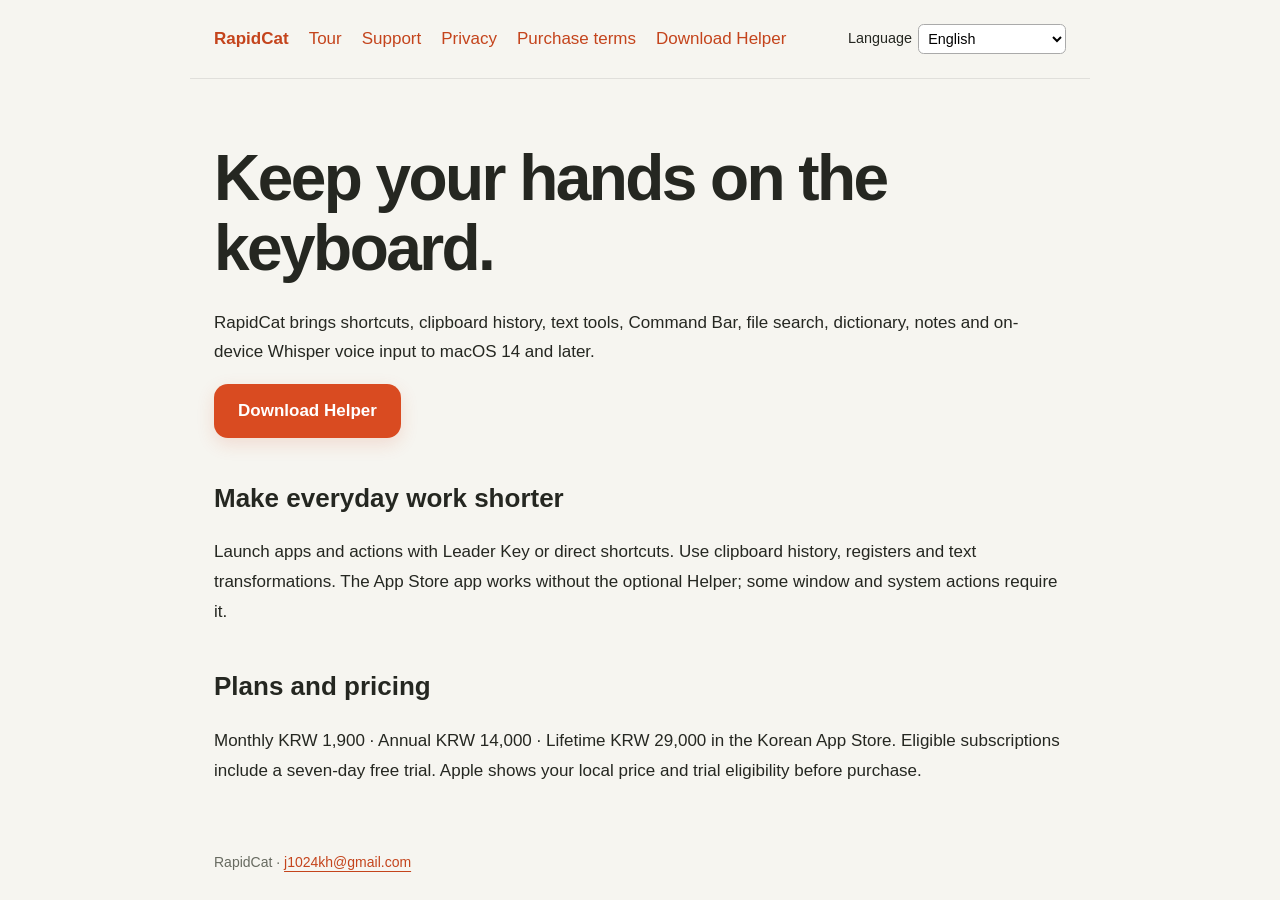
<file: index.html>
<!doctype html>
<html lang="en"><head><meta charset="utf-8"><meta name="viewport" content="width=device-width,initial-scale=1"><title>RapidCat — Home</title><meta name="description" content="RapidCat macOS productivity app: support, privacy, purchase terms and optional Helper"><link rel="stylesheet" href="styles.css?v=13d7dd67d742"><script defer src="i18n.js?v=c7e241afcd58"></script></head><body data-page="index"><nav id="site-navigation" aria-label="Navigation"><a href="index.html"><b>RapidCat</b></a><a href="tour.html">Tour</a><a href="support.html">Support</a><a href="privacy.html">Privacy</a><a href="terms.html">Purchase terms</a><a href="helper.html">Download Helper</a></nav><main id="content"><h1>Keep your hands on the keyboard.</h1><p>RapidCat brings shortcuts, clipboard history, text tools, Command Bar, file search, dictionary, notes and on-device Whisper voice input to macOS 14 and later.</p><a class="button" href="helper.html">Download Helper</a><h2>Make everyday work shorter</h2><p>Launch apps and actions with Leader Key or direct shortcuts. Use clipboard history, registers and text transformations. The App Store app works without the optional Helper; some window and system actions require it.</p><h2>Plans and pricing</h2><p>Monthly KRW 1,900 · Annual KRW 14,000 · Lifetime KRW 29,000 in the Korean App Store. Eligible subscriptions include a seven-day free trial. Apple shows your local price and trial eligibility before purchase.</p></main><footer>RapidCat · <a href="mailto:j1024kh@gmail.com">j1024kh@gmail.com</a></footer></body></html>
</file>
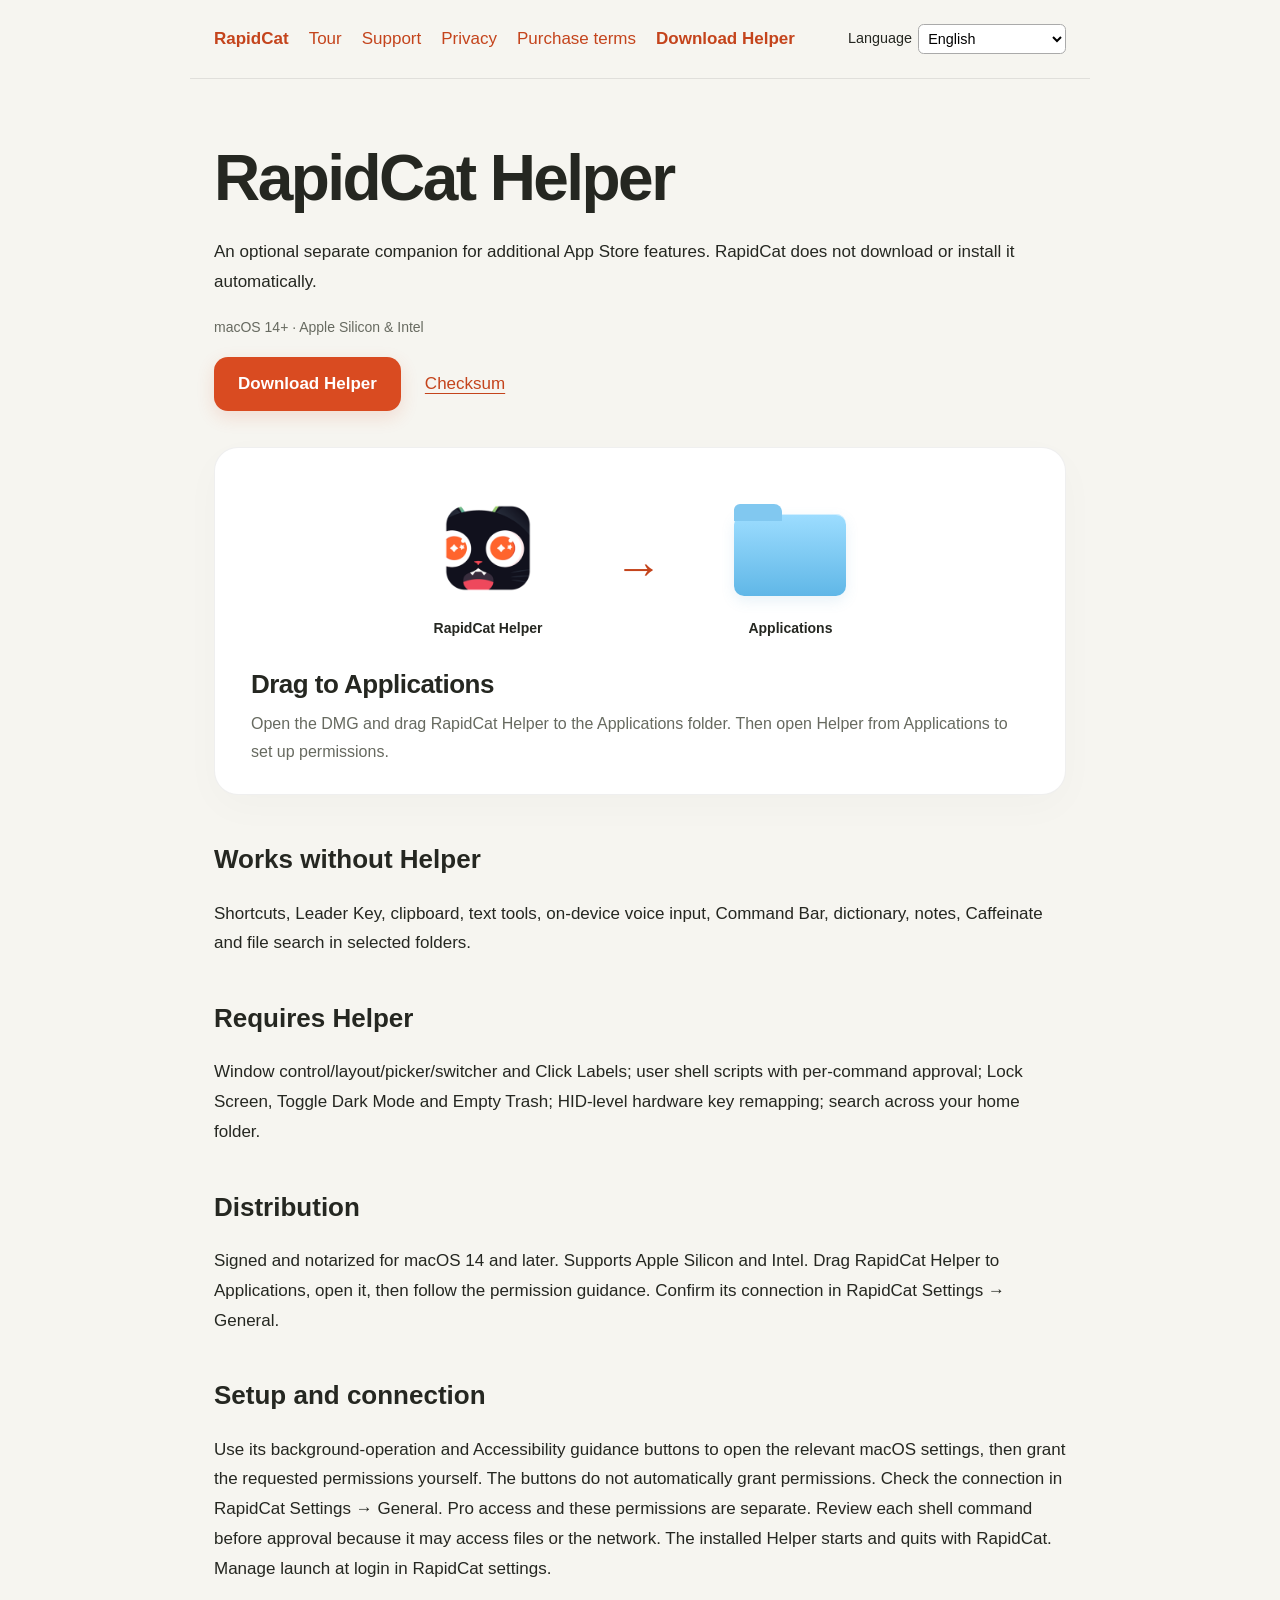
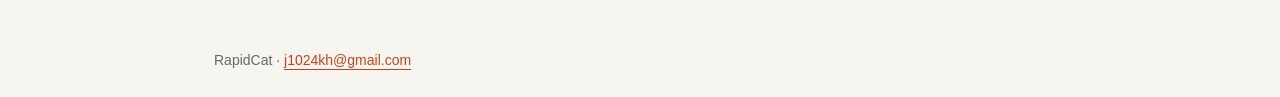
<file: helper.html>
<!doctype html>
<html lang="en"><head><meta charset="utf-8"><meta name="viewport" content="width=device-width,initial-scale=1"><title>RapidCat — Helper</title><meta name="description" content="RapidCat macOS productivity app: support, privacy, purchase terms and optional Helper"><link rel="stylesheet" href="styles.css?v=13d7dd67d742"><script defer src="i18n.js?v=c7e241afcd58"></script></head><body data-page="helper"><nav id="site-navigation" aria-label="Navigation"><a href="index.html"><b>RapidCat</b></a><a href="tour.html">Tour</a><a href="support.html">Support</a><a href="privacy.html">Privacy</a><a href="terms.html">Purchase terms</a><a href="helper.html">Download Helper</a></nav><main id="content"><h1>RapidCat Helper</h1><p>An optional separate companion for additional App Store features. RapidCat does not download or install it automatically.</p><section class="helper-download"><p class="tag">macOS 14+ · Apple Silicon &amp; Intel</p><div class="download-actions"><a class="button" href="https://github.com/kelvin1024/rapidcat-release/releases/download/helper-v1.0-build1/RapidCat-Helper-1.0-1.dmg">Download Helper</a><a href="https://github.com/kelvin1024/rapidcat-release/releases/download/helper-v1.0-build1/SHA256SUMS.txt">Checksum</a></div></section><section class="install-guide"><div class="install-diagram" aria-hidden="true"><div class="install-item"><img src="app-icon.png" alt=""><span>RapidCat Helper</span></div><span class="install-arrow">→</span><div class="install-item"><span class="folder-icon"></span><span>Applications</span></div></div><h2>Drag to Applications</h2><p>Open the DMG and drag RapidCat Helper to the Applications folder. Then open Helper from Applications to set up permissions.</p></section><h2>Works without Helper</h2><p>Shortcuts, Leader Key, clipboard, text tools, on-device voice input, Command Bar, dictionary, notes, Caffeinate and file search in selected folders.</p><h2>Requires Helper</h2><p>Window control/layout/picker/switcher and Click Labels; user shell scripts with per-command approval; Lock Screen, Toggle Dark Mode and Empty Trash; HID-level hardware key remapping; search across your home folder.</p><h2>Distribution</h2><p>Signed and notarized for macOS 14 and later. Supports Apple Silicon and Intel. Drag RapidCat Helper to Applications, open it, then follow the permission guidance. Confirm its connection in RapidCat Settings → General.</p><h2>Setup and connection</h2><p>Use its background-operation and Accessibility guidance buttons to open the relevant macOS settings, then grant the requested permissions yourself. The buttons do not automatically grant permissions. Check the connection in RapidCat Settings → General. Pro access and these permissions are separate. Review each shell command before approval because it may access files or the network. The installed Helper starts and quits with RapidCat. Manage launch at login in RapidCat settings.</p></main><footer>RapidCat · <a href="mailto:j1024kh@gmail.com">j1024kh@gmail.com</a></footer></body></html>
</file>
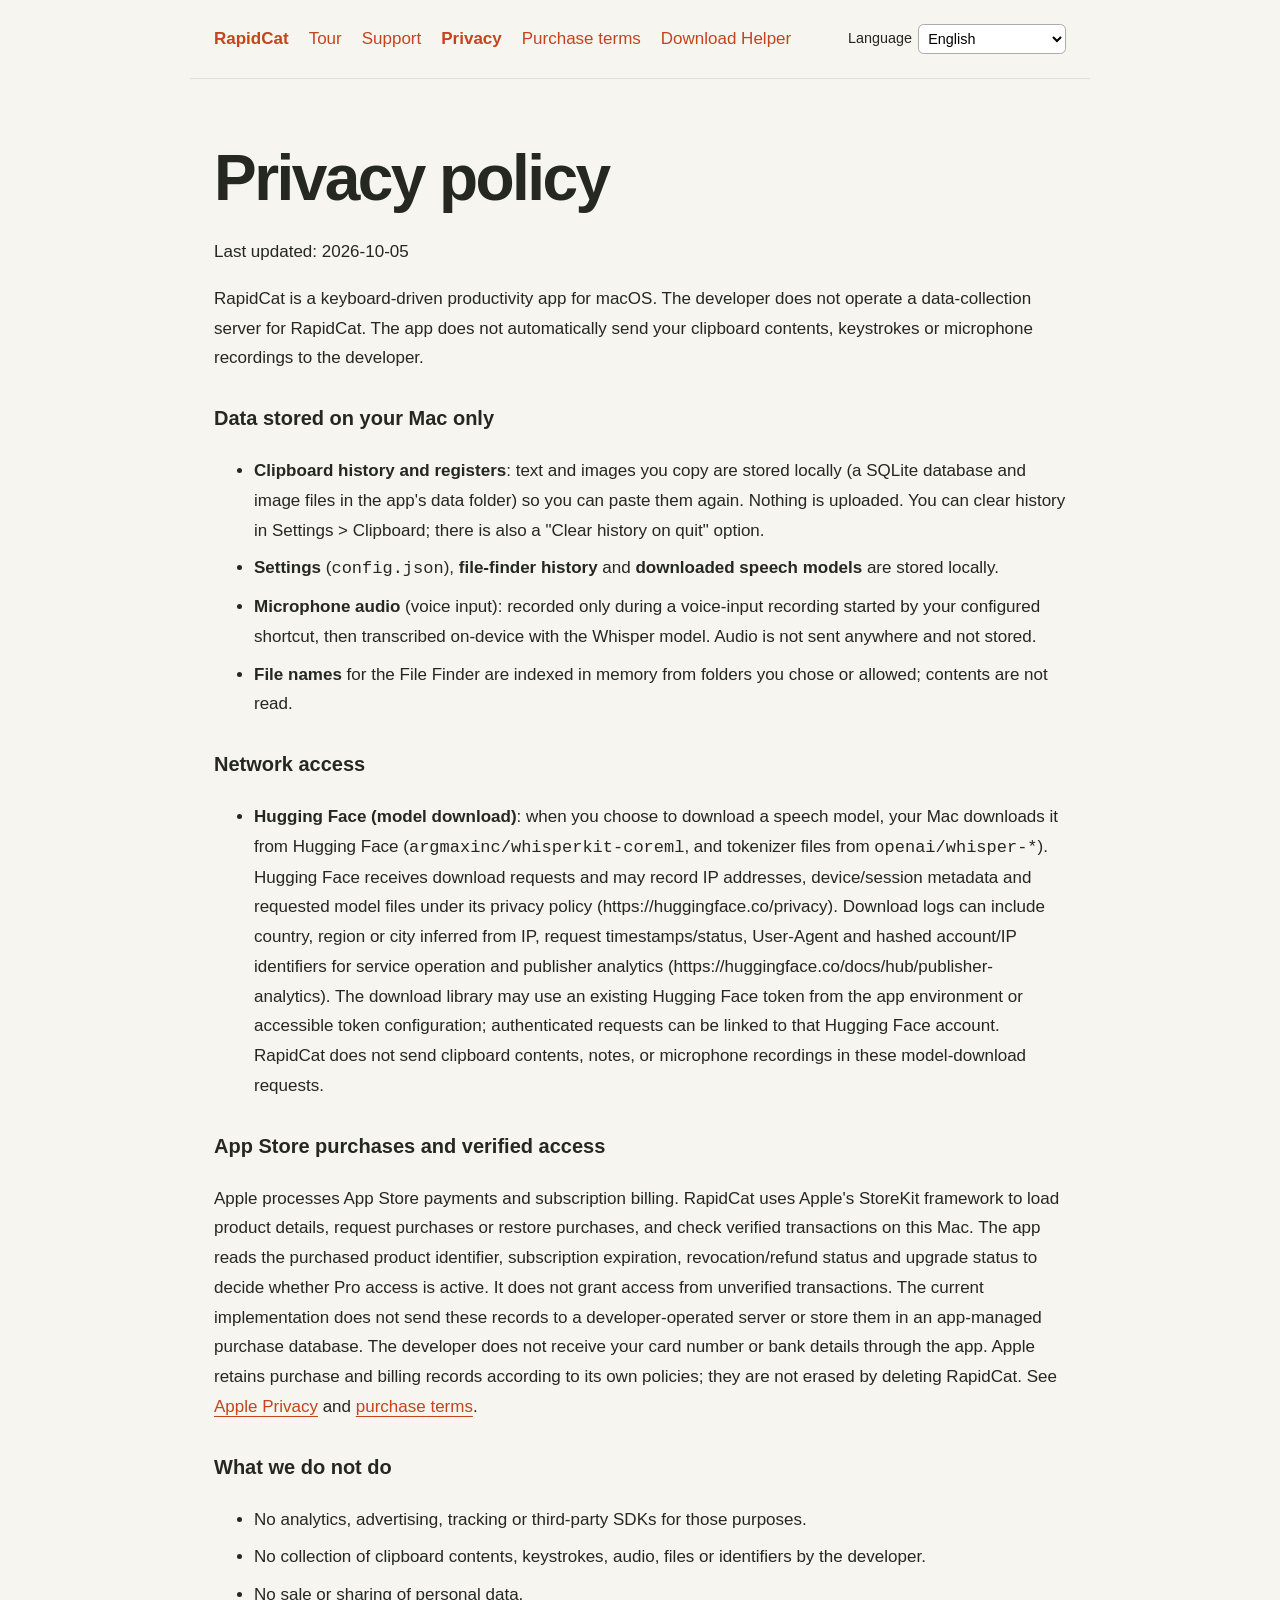
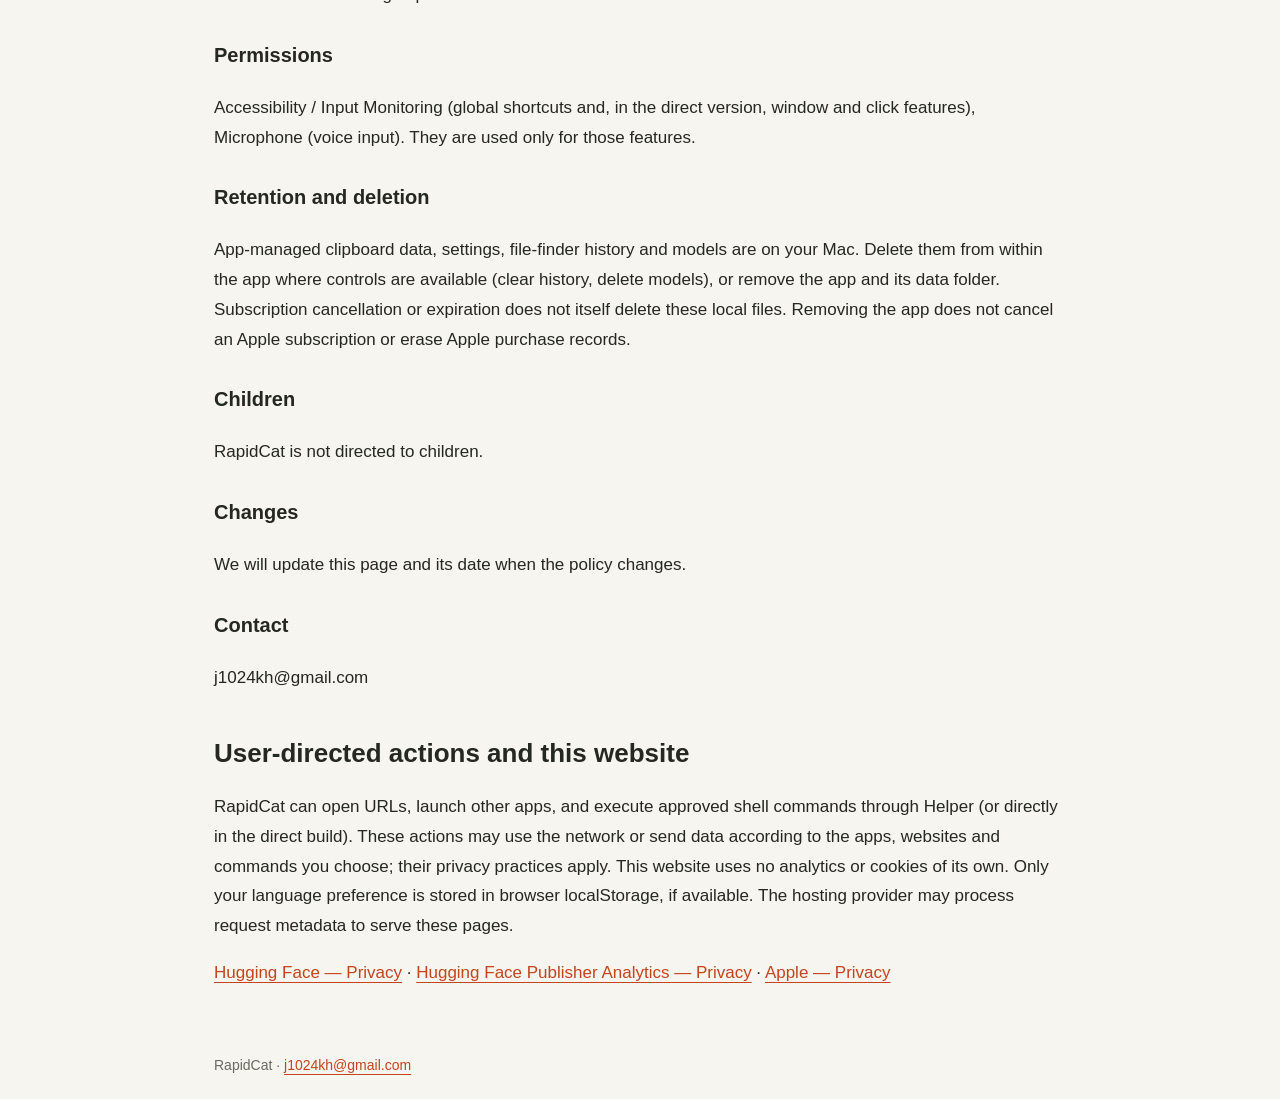
<file: privacy.html>
<!doctype html>
<html lang="en"><head><meta charset="utf-8"><meta name="viewport" content="width=device-width,initial-scale=1"><title>RapidCat — Privacy</title><meta name="description" content="RapidCat macOS productivity app: support, privacy, purchase terms and optional Helper"><link rel="stylesheet" href="styles.css?v=13d7dd67d742"><script defer src="i18n.js?v=c7e241afcd58"></script></head><body data-page="privacy"><nav id="site-navigation" aria-label="Navigation"><a href="index.html"><b>RapidCat</b></a><a href="tour.html">Tour</a><a href="support.html">Support</a><a href="privacy.html">Privacy</a><a href="terms.html">Purchase terms</a><a href="helper.html">Download Helper</a></nav><main id="content"><h1>Privacy policy</h1><p>Last updated: 2026-10-05</p>
<p>RapidCat is a keyboard-driven productivity app for macOS. The developer does not operate a data-collection server for RapidCat. The app does not automatically send your clipboard contents, keystrokes or microphone recordings to the developer.</p>
<h3>Data stored on your Mac only</h3>
<ul>
<li><strong>Clipboard history and registers</strong>: text and images you copy are stored locally (a SQLite database and image files in the app&#x27;s data folder) so you can paste them again. Nothing is uploaded. You can clear history in Settings &gt; Clipboard; there is also a &quot;Clear history on quit&quot; option.</li>
<li><strong>Settings</strong> (<code>config.json</code>), <strong>file-finder history</strong> and <strong>downloaded speech models</strong> are stored locally.</li>
<li><strong>Microphone audio</strong> (voice input): recorded only during a voice-input recording started by your configured shortcut, then transcribed on-device with the Whisper model. Audio is not sent anywhere and not stored.</li>
<li><strong>File names</strong> for the File Finder are indexed in memory from folders you chose or allowed; contents are not read.</li>
</ul>
<h3>Network access</h3>
<ul>
<li><strong>Hugging Face (model download)</strong>: when you choose to download a speech model, your Mac downloads it from Hugging Face (<code>argmaxinc/whisperkit-coreml</code>, and tokenizer files from <code>openai/whisper-*</code>). Hugging Face receives download requests and may record IP addresses, device/session metadata and requested model files under its privacy policy (https://huggingface.co/privacy). Download logs can include country, region or city inferred from IP, request timestamps/status, User-Agent and hashed account/IP identifiers for service operation and publisher analytics (https://huggingface.co/docs/hub/publisher-analytics). The download library may use an existing Hugging Face token from the app environment or accessible token configuration; authenticated requests can be linked to that Hugging Face account. RapidCat does not send clipboard contents, notes, or microphone recordings in these model-download requests.</li>
</ul>
<h3>App Store purchases and verified access</h3>
<p>Apple processes App Store payments and subscription billing. RapidCat uses Apple&#x27;s StoreKit framework to load product details, request purchases or restore purchases, and check verified transactions on this Mac. The app reads the purchased product identifier, subscription expiration, revocation/refund status and upgrade status to decide whether Pro access is active. It does not grant access from unverified transactions. The current implementation does not send these records to a developer-operated server or store them in an app-managed purchase database. The developer does not receive your card number or bank details through the app. Apple retains purchase and billing records according to its own policies; they are not erased by deleting RapidCat. See <a href="https://www.apple.com/legal/privacy/">Apple Privacy</a> and <a href="terms.html">purchase terms</a>.</p>
<h3>What we do not do</h3>
<ul>
<li>No analytics, advertising, tracking or third-party SDKs for those purposes.</li>
<li>No collection of clipboard contents, keystrokes, audio, files or identifiers by the developer.</li>
<li>No sale or sharing of personal data.</li>
</ul>
<h3>Permissions</h3>
<p>Accessibility / Input Monitoring (global shortcuts and, in the direct version, window and click features), Microphone (voice input). They are used only for those features.</p>
<h3>Retention and deletion</h3>
<p>App-managed clipboard data, settings, file-finder history and models are on your Mac. Delete them from within the app where controls are available (clear history, delete models), or remove the app and its data folder. Subscription cancellation or expiration does not itself delete these local files. Removing the app does not cancel an Apple subscription or erase Apple purchase records.</p>
<h3>Children</h3>
<p>RapidCat is not directed to children.</p>
<h3>Changes</h3>
<p>We will update this page and its date when the policy changes.</p>
<h3>Contact</h3>
<p>j1024kh@gmail.com</p>
<h2>User-directed actions and this website</h2><p>RapidCat can open URLs, launch other apps, and execute approved shell commands through Helper (or directly in the direct build). These actions may use the network or send data according to the apps, websites and commands you choose; their privacy practices apply. This website uses no analytics or cookies of its own. Only your language preference is stored in browser localStorage, if available. The hosting provider may process request metadata to serve these pages.</p></main><footer>RapidCat · <a href="mailto:j1024kh@gmail.com">j1024kh@gmail.com</a></footer></body></html>
</file>
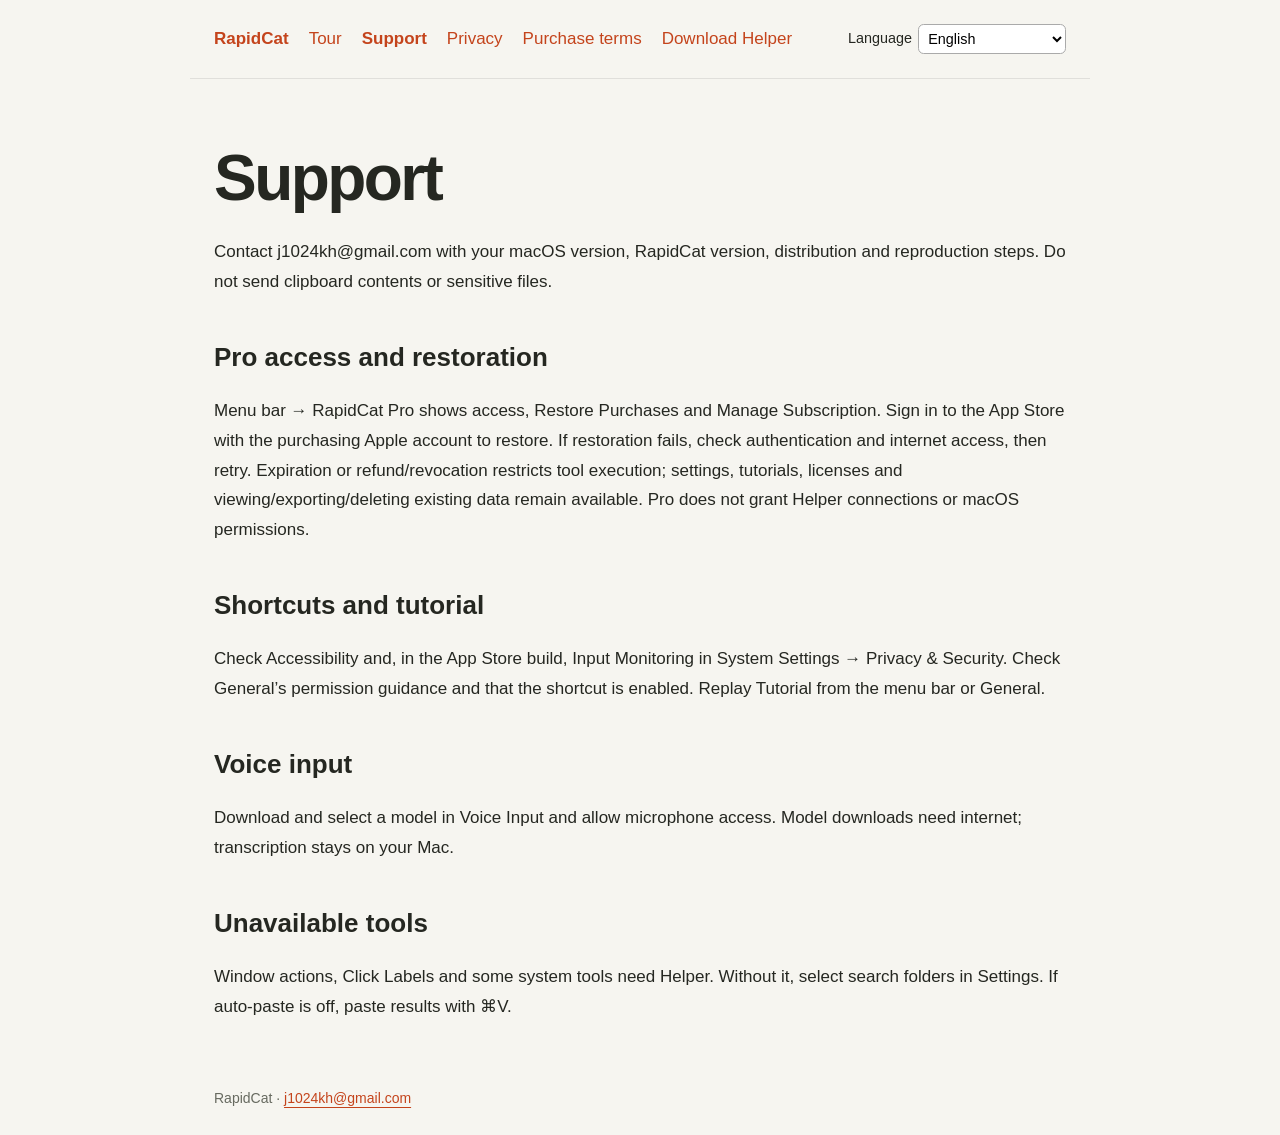
<file: support.html>
<!doctype html>
<html lang="en"><head><meta charset="utf-8"><meta name="viewport" content="width=device-width,initial-scale=1"><title>RapidCat — Support</title><meta name="description" content="RapidCat macOS productivity app: support, privacy, purchase terms and optional Helper"><link rel="stylesheet" href="styles.css?v=13d7dd67d742"><script defer src="i18n.js?v=c7e241afcd58"></script></head><body data-page="support"><nav id="site-navigation" aria-label="Navigation"><a href="index.html"><b>RapidCat</b></a><a href="tour.html">Tour</a><a href="support.html">Support</a><a href="privacy.html">Privacy</a><a href="terms.html">Purchase terms</a><a href="helper.html">Download Helper</a></nav><main id="content"><h1>Support</h1><p>Contact j1024kh@gmail.com with your macOS version, RapidCat version, distribution and reproduction steps. Do not send clipboard contents or sensitive files.</p><h2>Pro access and restoration</h2><p>Menu bar → RapidCat Pro shows access, Restore Purchases and Manage Subscription. Sign in to the App Store with the purchasing Apple account to restore. If restoration fails, check authentication and internet access, then retry. Expiration or refund/revocation restricts tool execution; settings, tutorials, licenses and viewing/exporting/deleting existing data remain available. Pro does not grant Helper connections or macOS permissions.</p><h2>Shortcuts and tutorial</h2><p>Check Accessibility and, in the App Store build, Input Monitoring in System Settings → Privacy &amp; Security. Check General’s permission guidance and that the shortcut is enabled. Replay Tutorial from the menu bar or General.</p><h2>Voice input</h2><p>Download and select a model in Voice Input and allow microphone access. Model downloads need internet; transcription stays on your Mac.</p><h2>Unavailable tools</h2><p>Window actions, Click Labels and some system tools need Helper. Without it, select search folders in Settings. If auto-paste is off, paste results with ⌘V.</p></main><footer>RapidCat · <a href="mailto:j1024kh@gmail.com">j1024kh@gmail.com</a></footer></body></html>
</file>
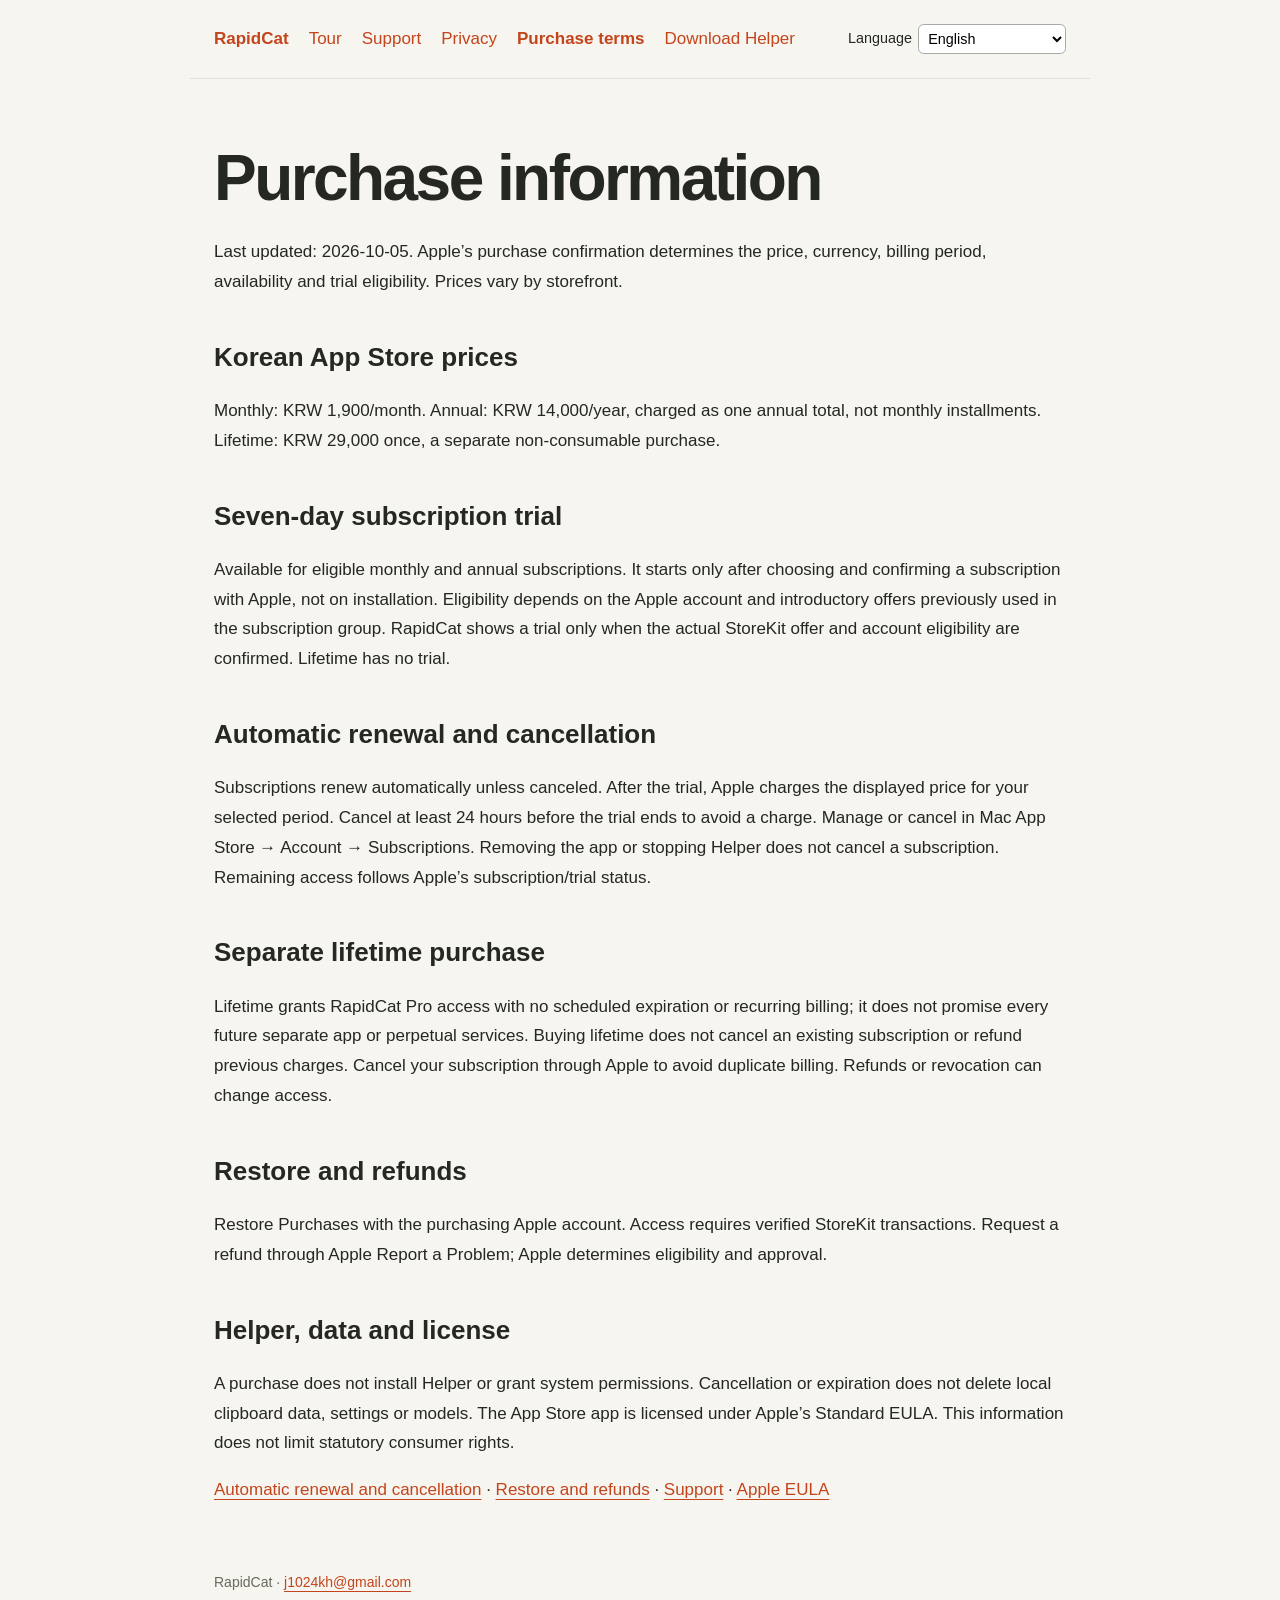
<file: terms.html>
<!doctype html>
<html lang="en"><head><meta charset="utf-8"><meta name="viewport" content="width=device-width,initial-scale=1"><title>RapidCat — Purchase terms</title><meta name="description" content="RapidCat macOS productivity app: support, privacy, purchase terms and optional Helper"><link rel="stylesheet" href="styles.css?v=13d7dd67d742"><script defer src="i18n.js?v=c7e241afcd58"></script></head><body data-page="terms"><nav id="site-navigation" aria-label="Navigation"><a href="index.html"><b>RapidCat</b></a><a href="tour.html">Tour</a><a href="support.html">Support</a><a href="privacy.html">Privacy</a><a href="terms.html">Purchase terms</a><a href="helper.html">Download Helper</a></nav><main id="content"><h1>Purchase information</h1><p>Last updated: 2026-10-05. Apple’s purchase confirmation determines the price, currency, billing period, availability and trial eligibility. Prices vary by storefront.</p><h2>Korean App Store prices</h2><p>Monthly: KRW 1,900/month. Annual: KRW 14,000/year, charged as one annual total, not monthly installments. Lifetime: KRW 29,000 once, a separate non-consumable purchase.</p><h2>Seven-day subscription trial</h2><p>Available for eligible monthly and annual subscriptions. It starts only after choosing and confirming a subscription with Apple, not on installation. Eligibility depends on the Apple account and introductory offers previously used in the subscription group. RapidCat shows a trial only when the actual StoreKit offer and account eligibility are confirmed. Lifetime has no trial.</p><h2>Automatic renewal and cancellation</h2><p>Subscriptions renew automatically unless canceled. After the trial, Apple charges the displayed price for your selected period. Cancel at least 24 hours before the trial ends to avoid a charge. Manage or cancel in Mac App Store → Account → Subscriptions. Removing the app or stopping Helper does not cancel a subscription. Remaining access follows Apple’s subscription/trial status.</p><h2>Separate lifetime purchase</h2><p>Lifetime grants RapidCat Pro access with no scheduled expiration or recurring billing; it does not promise every future separate app or perpetual services. Buying lifetime does not cancel an existing subscription or refund previous charges. Cancel your subscription through Apple to avoid duplicate billing. Refunds or revocation can change access.</p><h2>Restore and refunds</h2><p>Restore Purchases with the purchasing Apple account. Access requires verified StoreKit transactions. Request a refund through Apple Report a Problem; Apple determines eligibility and approval.</p><h2>Helper, data and license</h2><p>A purchase does not install Helper or grant system permissions. Cancellation or expiration does not delete local clipboard data, settings or models. The App Store app is licensed under Apple’s Standard EULA. This information does not limit statutory consumer rights.</p></main><footer>RapidCat · <a href="mailto:j1024kh@gmail.com">j1024kh@gmail.com</a></footer></body></html>
</file>
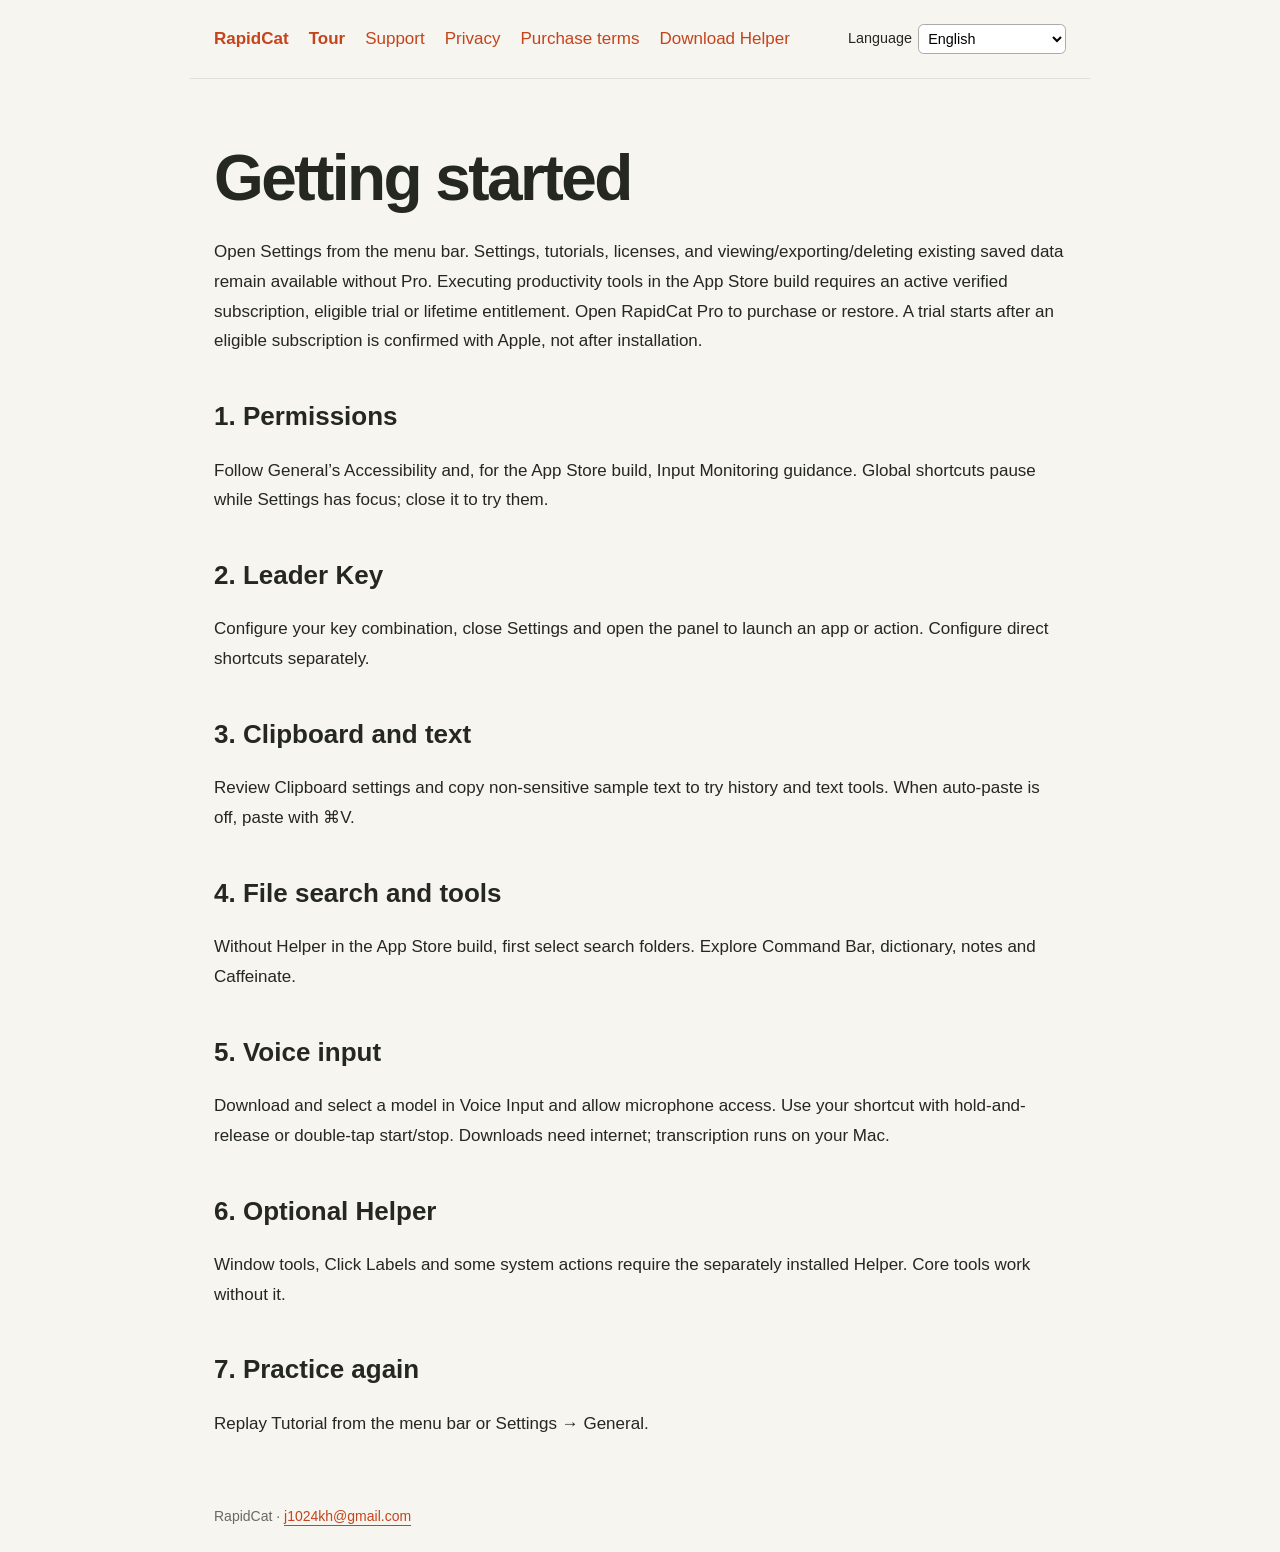
<file: tour.html>
<!doctype html>
<html lang="en"><head><meta charset="utf-8"><meta name="viewport" content="width=device-width,initial-scale=1"><title>RapidCat — Tour</title><meta name="description" content="RapidCat macOS productivity app: support, privacy, purchase terms and optional Helper"><link rel="stylesheet" href="styles.css?v=13d7dd67d742"><script defer src="i18n.js?v=c7e241afcd58"></script></head><body data-page="tour"><nav id="site-navigation" aria-label="Navigation"><a href="index.html"><b>RapidCat</b></a><a href="tour.html">Tour</a><a href="support.html">Support</a><a href="privacy.html">Privacy</a><a href="terms.html">Purchase terms</a><a href="helper.html">Download Helper</a></nav><main id="content"><h1>Getting started</h1><p>Open Settings from the menu bar. Settings, tutorials, licenses, and viewing/exporting/deleting existing saved data remain available without Pro. Executing productivity tools in the App Store build requires an active verified subscription, eligible trial or lifetime entitlement. Open RapidCat Pro to purchase or restore. A trial starts after an eligible subscription is confirmed with Apple, not after installation.</p><h2>1. Permissions</h2><p>Follow General’s Accessibility and, for the App Store build, Input Monitoring guidance. Global shortcuts pause while Settings has focus; close it to try them.</p><h2>2. Leader Key</h2><p>Configure your key combination, close Settings and open the panel to launch an app or action. Configure direct shortcuts separately.</p><h2>3. Clipboard and text</h2><p>Review Clipboard settings and copy non-sensitive sample text to try history and text tools. When auto-paste is off, paste with ⌘V.</p><h2>4. File search and tools</h2><p>Without Helper in the App Store build, first select search folders. Explore Command Bar, dictionary, notes and Caffeinate.</p><h2>5. Voice input</h2><p>Download and select a model in Voice Input and allow microphone access. Use your shortcut with hold-and-release or double-tap start/stop. Downloads need internet; transcription runs on your Mac.</p><h2>6. Optional Helper</h2><p>Window tools, Click Labels and some system actions require the separately installed Helper. Core tools work without it.</p><h2>7. Practice again</h2><p>Replay Tutorial from the menu bar or Settings → General.</p></main><footer>RapidCat · <a href="mailto:j1024kh@gmail.com">j1024kh@gmail.com</a></footer></body></html>
</file>
<file: styles.css>
:root{color-scheme:light dark;--bg:#f6f5f0;--ink:#252721;--muted:#676a60;--card:#fff;--accent:#506332} @media(prefers-color-scheme:dark){:root{--bg:#171b16;--ink:#eeeede;--muted:#b3b8aa;--card:#232a21;--accent:#bfd895}}*{box-sizing:border-box}body{margin:0;background:var(--bg);color:var(--ink);font:17px/1.75 -apple-system,BlinkMacSystemFont,"Segoe UI",sans-serif}main,nav,footer{max-width:900px;margin:auto;padding:24px}nav{display:flex;flex-wrap:wrap;gap:20px;border-bottom:1px solid var(--muted)}a{color:var(--accent);text-underline-offset:4px}nav a{text-decoration:none}h1{font-size:clamp(36px,7vw,64px);line-height:1.1;letter-spacing:-.04em;margin:40px 0 24px}h2{font-size:26px;line-height:1.3;margin-top:44px}h3{font-size:20px;margin-top:28px}.lede{font-size:22px;color:var(--muted)}.card{background:var(--card);border-radius:16px;padding:24px;margin:24px 0}.tag,footer{color:var(--muted);font-size:14px}li{margin:8px 0}code{overflow-wrap:anywhere}section[lang=en]{border-top:1px solid var(--muted);margin-top:48px;padding-top:20px}a:focus-visible{outline:3px solid var(--accent);outline-offset:5px}
h1,h2,h3{word-break:keep-all;overflow-wrap:anywhere}

.language-choice{margin-left:auto;display:flex;align-items:center;gap:.4rem;font-size:.9rem}.language-choice select{font:inherit;padding:.3rem;border:1px solid #aaa;border-radius:.35rem;background:Canvas;color:CanvasText}nav{flex-wrap:wrap}main p{overflow-wrap:anywhere}
:root{--accent:#c4441c} @media(prefers-color-scheme:dark){:root{--accent:#ff906a}}
.button{display:inline-flex;align-items:center;justify-content:center;min-height:52px;padding:12px 24px;border-radius:14px;background:#d94b21;color:#fff;text-decoration:none;font-size:17px;font-weight:650;box-shadow:0 6px 18px #d94b2126;transition:background .15s,transform .15s}.button:hover{background:#b93914;transform:translateY(-1px)}.download-actions{display:flex;align-items:center;gap:24px;flex-wrap:wrap}.helper-download{margin:0 0 36px}.helper-download .tag{margin:18px 0}.install-guide{background:var(--card);border:1px solid #8882;border-radius:24px;padding:28px 36px;margin:32px 0 48px;box-shadow:0 12px 40px #00000006}.install-diagram{display:flex;align-items:center;justify-content:center;gap:clamp(18px,6vw,72px);padding:20px 0 28px}.install-item{display:flex;flex-direction:column;align-items:center;gap:16px;font-size:14px;font-weight:550}.install-item img{width:104px;height:104px;object-fit:contain}.install-arrow{font-size:48px;color:var(--accent);font-weight:300}.folder-icon{display:block;position:relative;width:112px;height:82px;border-radius:10px;background:linear-gradient(#9dddff,#60b7e7);box-shadow:inset 0 1px 0 #ffffff88,0 5px 14px #4a9bcb20;margin:18px 0 4px}.folder-icon:before{content:'';position:absolute;top:-10px;left:0;width:48px;height:17px;border-radius:6px 8px 0 0;background:#81c8f0}.install-guide h2{font-size:26px;margin:0 0 8px;letter-spacing:-.02em}.install-guide p{margin:0;color:var(--muted);font-size:16px}.helper-download+p{margin-top:0}nav{align-items:center;border-bottom-color:#8883}nav a[aria-current=page]{font-weight:650} @media(max-width:540px){.install-guide{padding:24px 20px}.install-item img{width:78px;height:78px}.folder-icon{width:82px;height:62px;margin:12px 0 4px}.install-item{font-size:12px}.install-arrow{font-size:34px}.install-diagram{gap:20px}.button{width:100%}}
</file>
